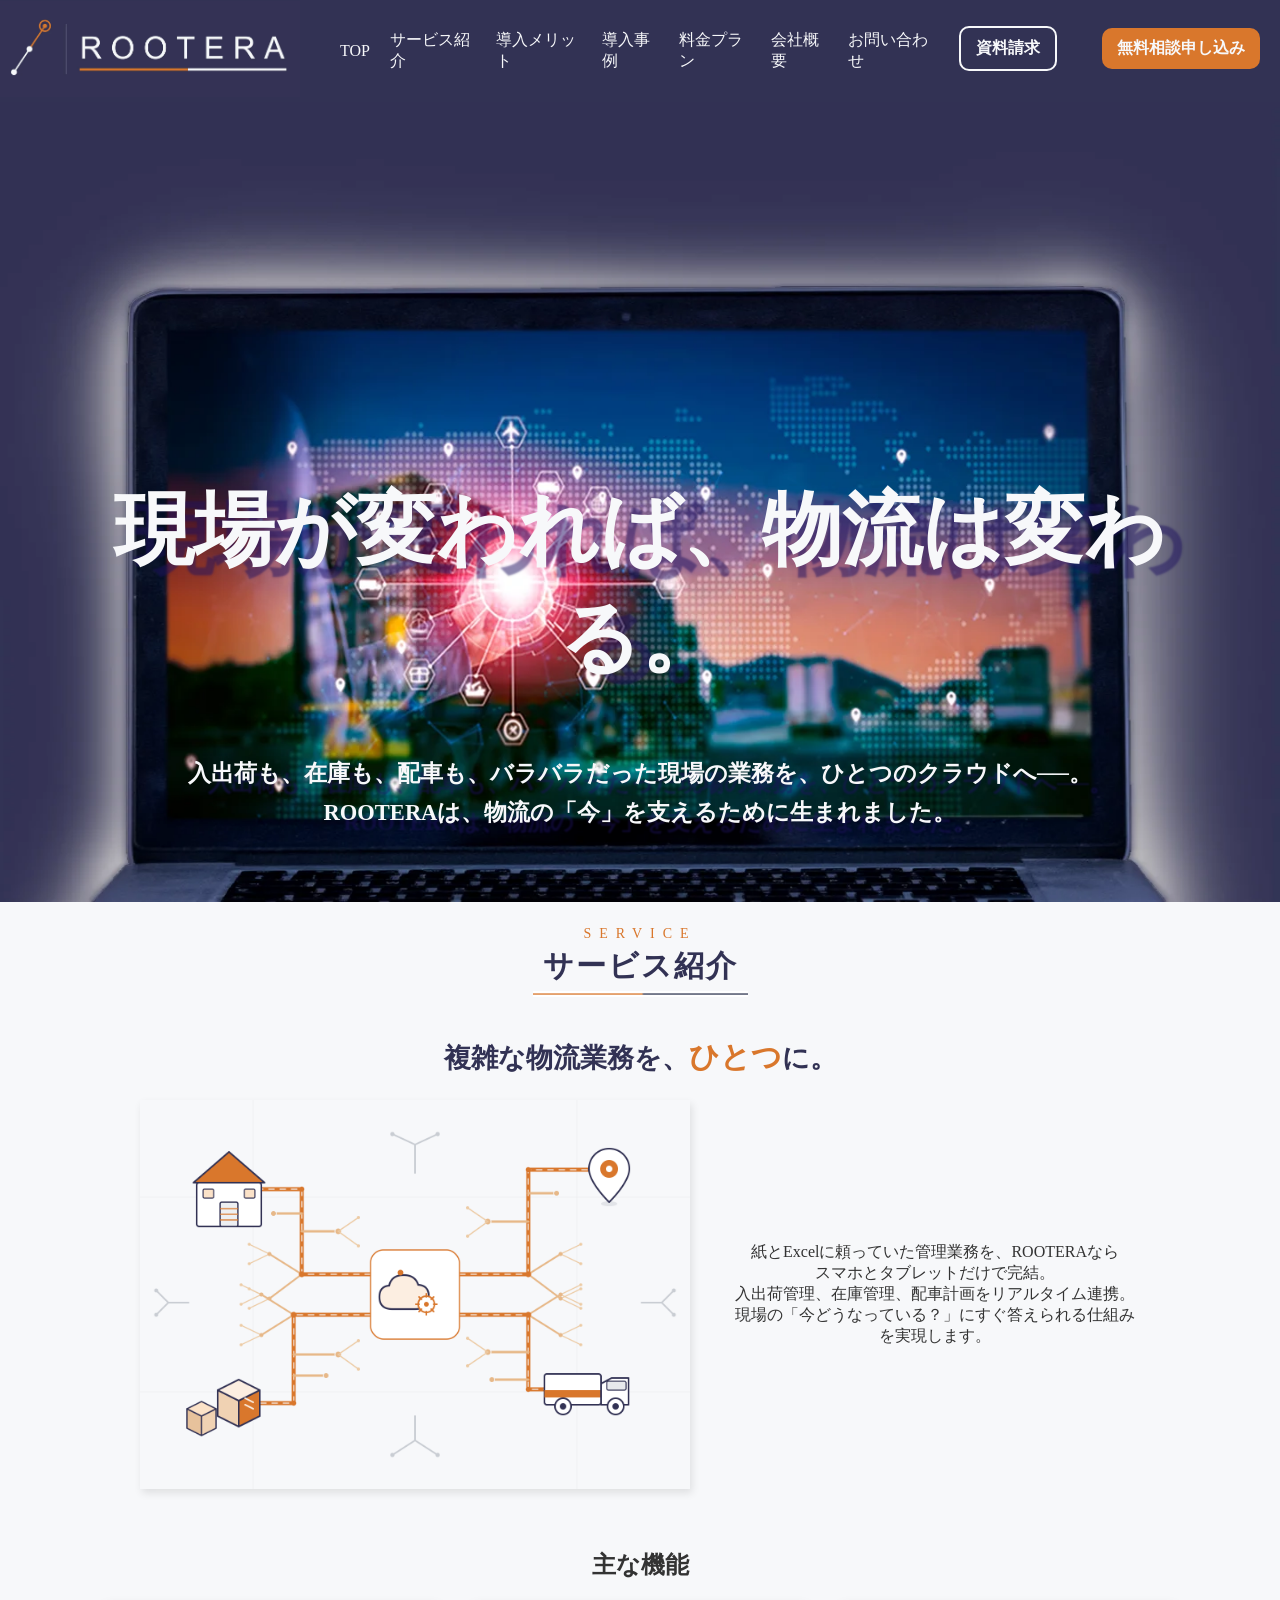
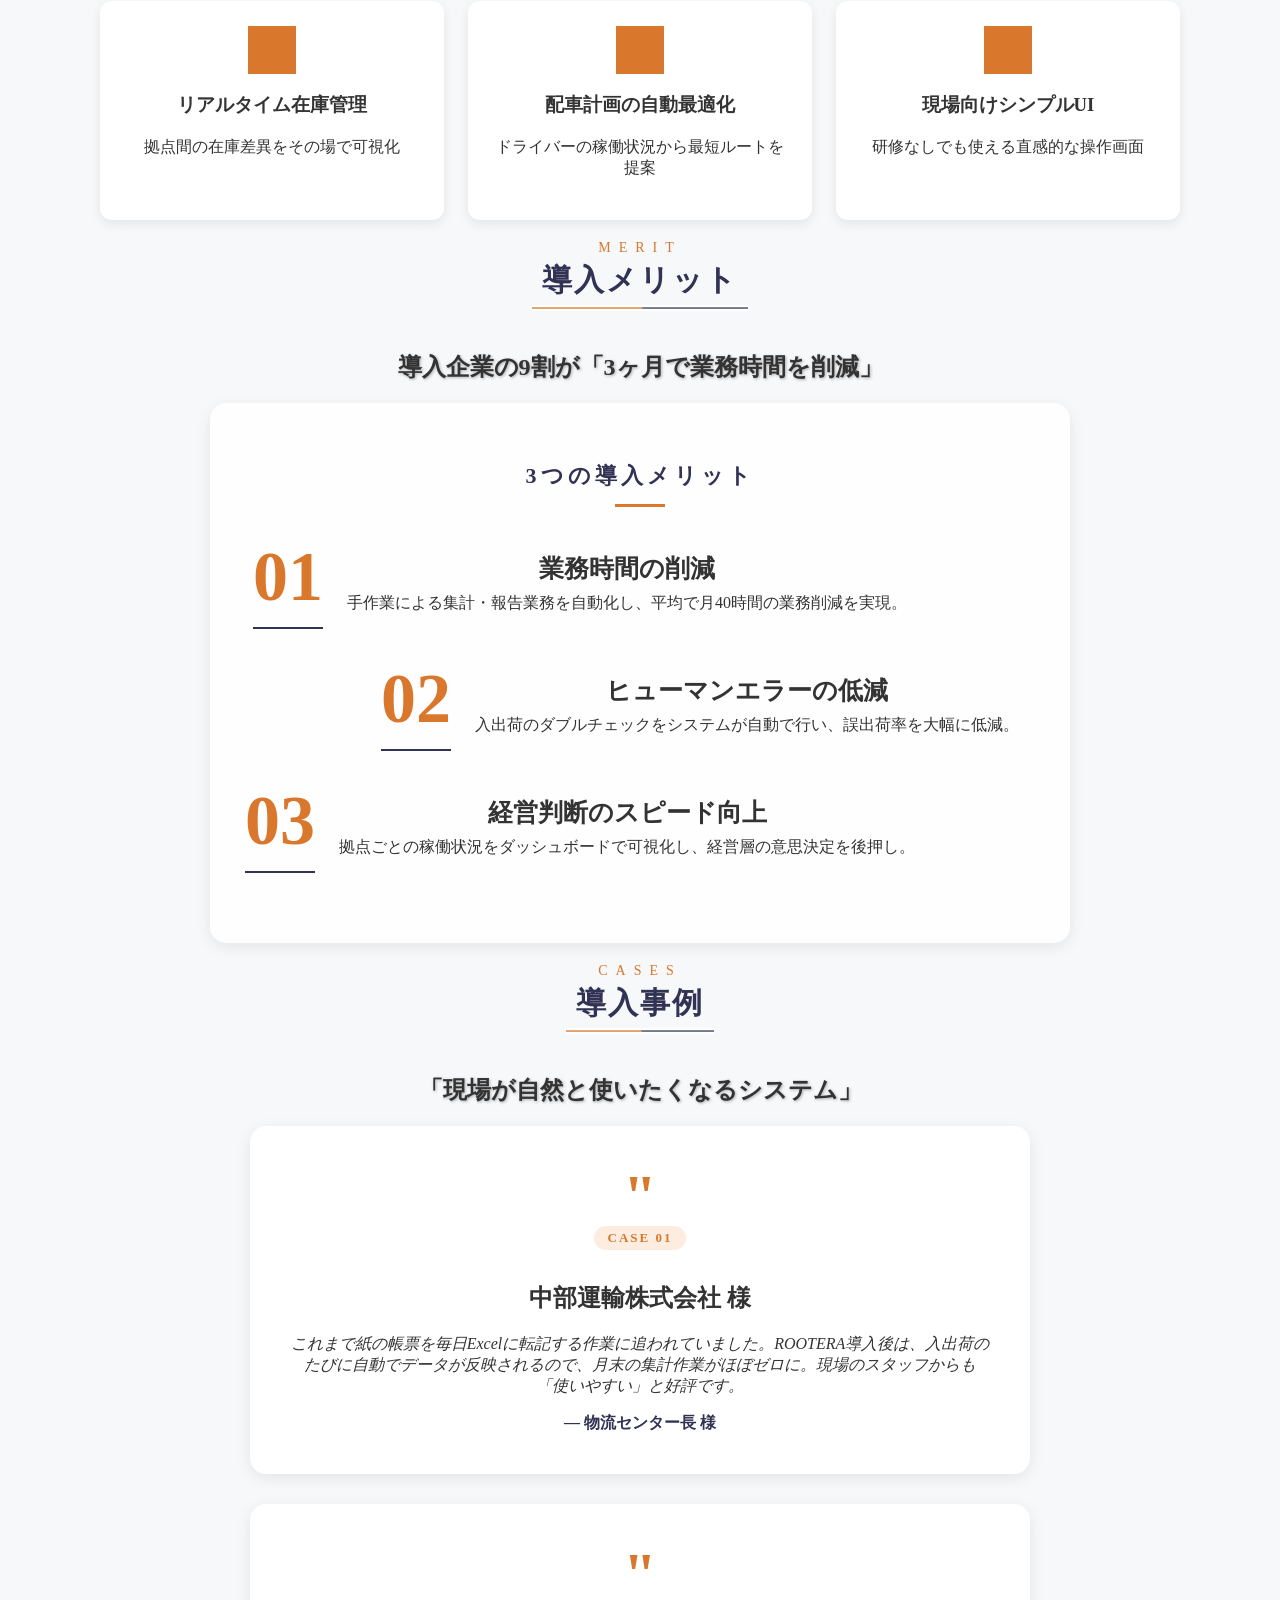
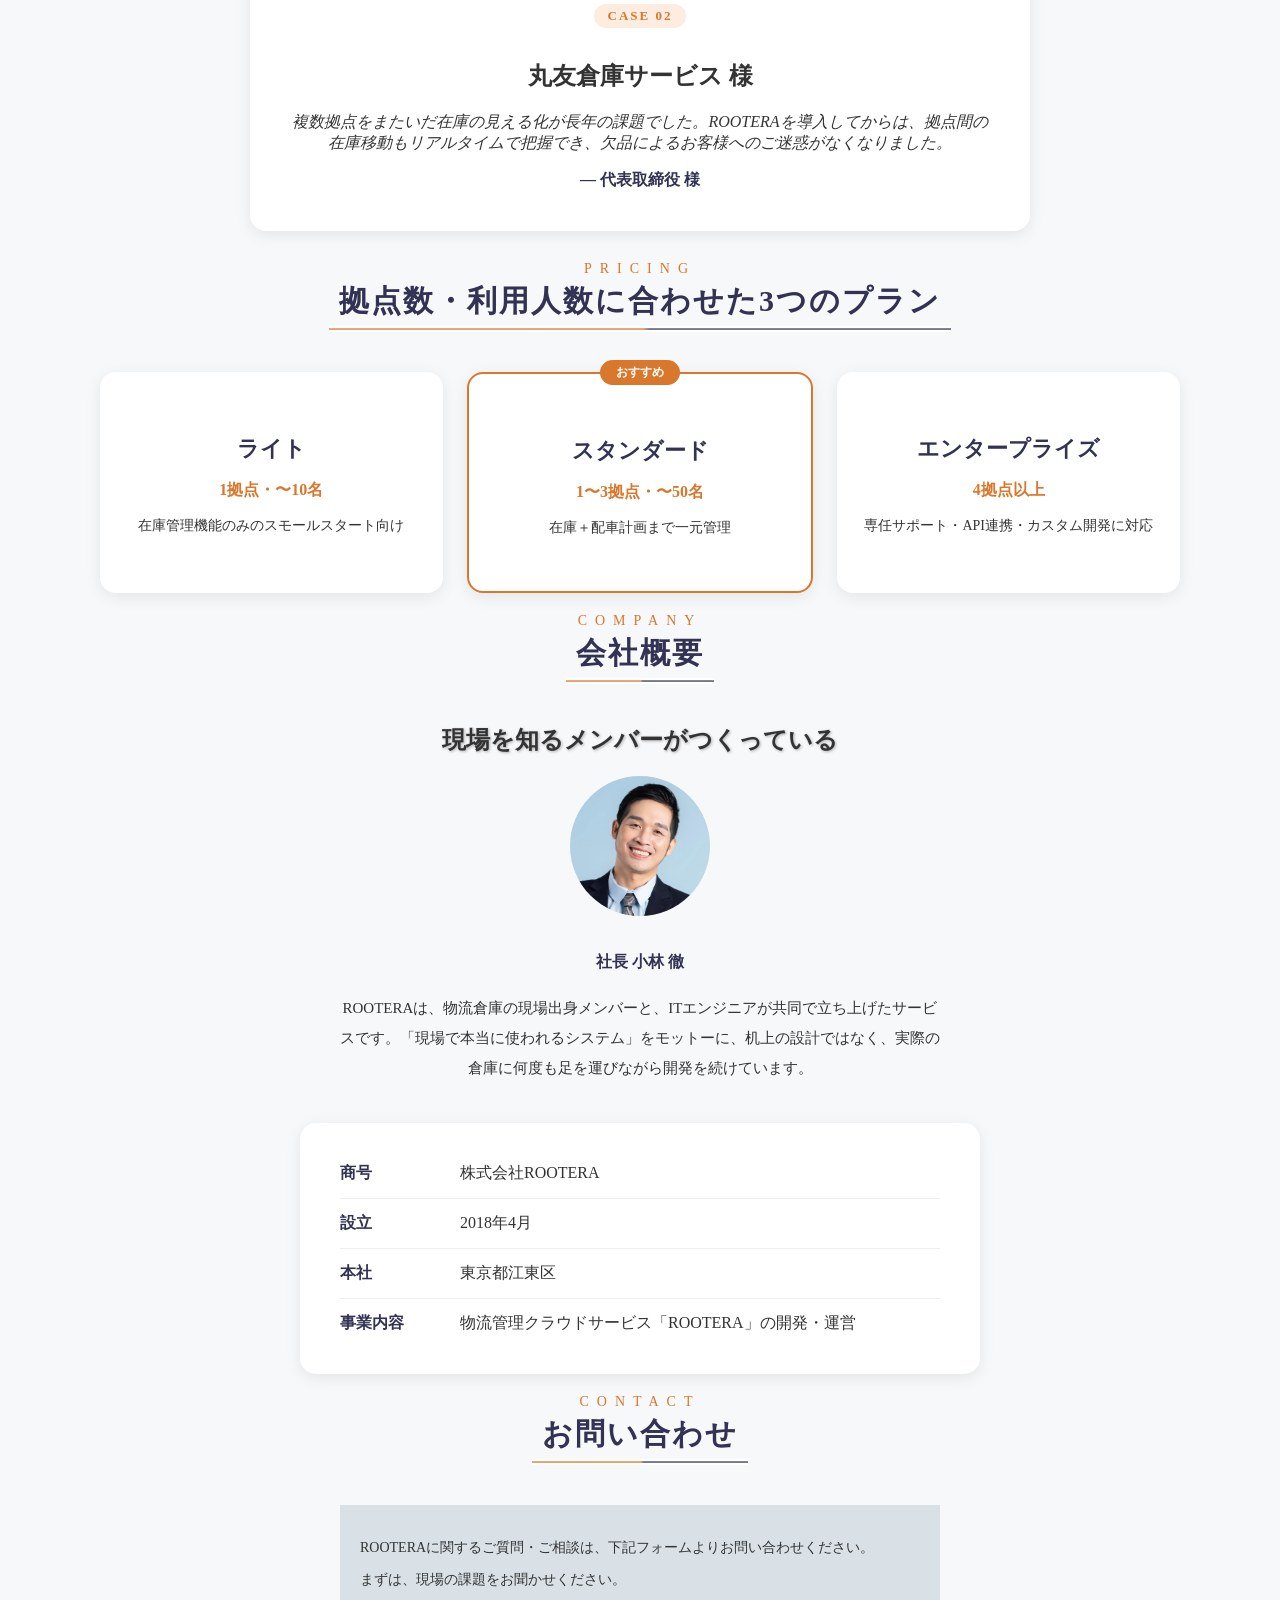
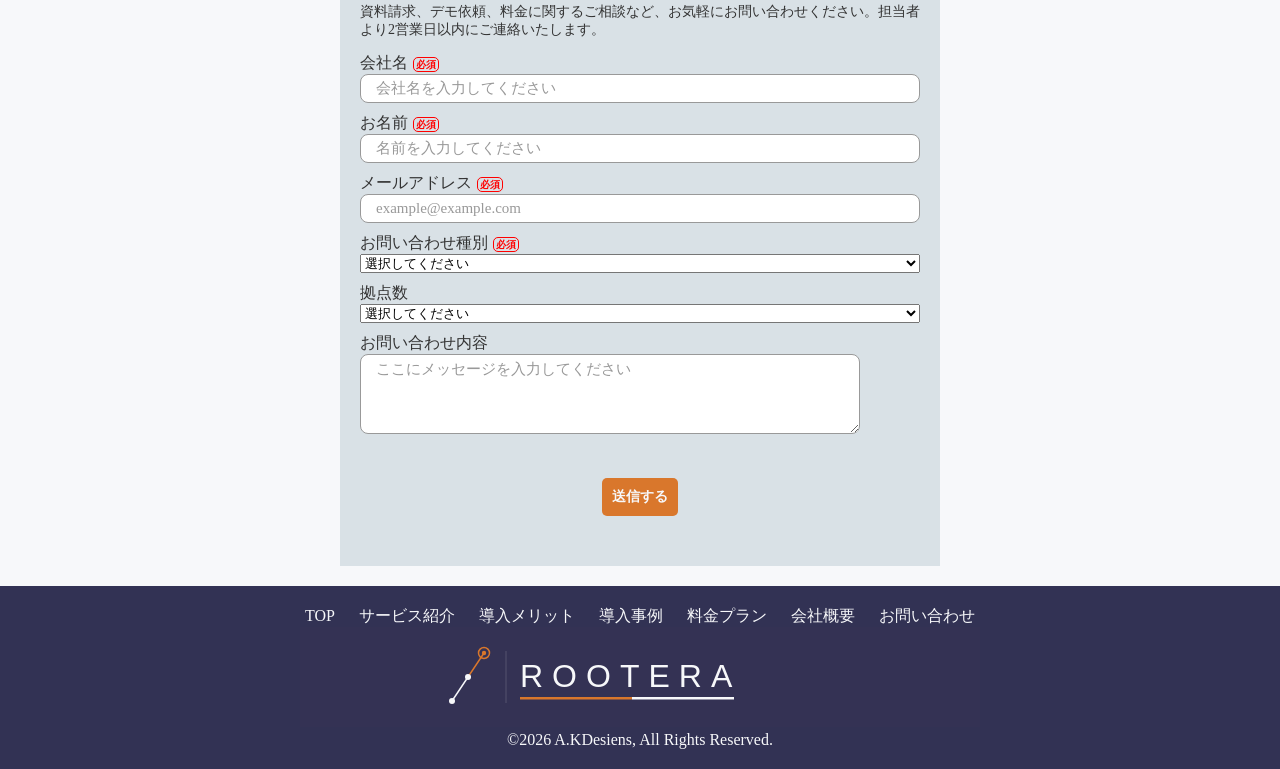
<file: index.html>
<!doctype html>
<html lang="ja">
  <head>
    <meta charset="UTF-8" />
    <meta name="description" content="これは架空サイトです" />
    <meta name="viewport" content="width=device-width, initial-scale=1.0" />
    <title>株式会社ROOTERA</title>
    <link rel="stylesheet" href="css/style.css" />
    <link rel="preconnect" href="https://fonts.googleapis.com" />
    <link rel="preconnect" href="https://fonts.gstatic.com" crossorigin />
    <link
      href="https://fonts.googleapis.com/css2?family=Noto+Sans+JP:wght@400;500;700&display=swap"
      rel="stylesheet"
    />
  </head>

  <body>
    <nav class="header">
      <div class="header-logo">
        <a href="index.html"><img src="img/logo.webp" alt="ROOTERAロゴ" /></a>
      </div>
      <button class="hamburger" id="hamburger" aria-label="メニューを開く">
        <span></span>
        <span></span>
        <span></span>
      </button>
      <ul class="header-nav" id="header-nav">
        <li><a href="index.html">TOP</a></li>
        <li><a href="#service">サービス紹介</a></li>
        <li><a href="#merit">導入メリット</a></li>
        <li><a href="#cases">導入事例</a></li>
        <li><a href="#plan">料金プラン</a></li>
        <li><a href="#overview">会社概要</a></li>
        <li><a href="#contact">お問い合わせ</a></li>
        <li class="nav-cta">
          <a href="index.html?type=document#contact" class="cta-button1"
            >資料請求</a
          >
        </li>
        <li>
          <a href="index.html?type=consult#contact" class="cta-button2"
            >無料相談申し込み</a
          >
        </li>
      </ul>
    </nav>
    <main>
      <!--TOP-->
      <div class="main">
        <img
          class="main-visual"
          src="img/top/main-v.webp"
          alt="メインビジュアル"
        />
        <div class="main-copy"><h1>現場が変われば、物流は変わる。</h1></div>
        <div class="sub-copy">
          <h2>
            入出荷も、在庫も、配車も、バラバラだった現場の業務を、ひとつのクラウドへ──。
          </h2>
          <h2>ROOTERAは、物流の「今」を支えるために生まれました。</h2>
        </div>
      </div>
      <!--サービス紹介-->
      <span class="index-en" id="service">SERVICE</span>
      <div class="index">サービス紹介</div>
      <div class="service">
        <h2 class="service-title">
          複雑な物流業務を、<span class="orenge">ひとつ</span>に。
        </h2>
        <div class="service-intro">
          <img
            class="service-img"
            src="img/service/service.png"
            alt="サービス紹介イメージ"
          />
          <p class="service-text">
            紙とExcelに頼っていた管理業務を、ROOTERAなら<br />スマホとタブレットだけで完結。<br />
            入出荷管理、在庫管理、配車計画をリアルタイム連携。現場の「今どうなっている？」にすぐ答えられる仕組みを実現します。
          </p>
        </div>
        <div class="service-function">
          <h2>主な機能</h2>
          <div class="function-list">
            <div class="function-item">
              <div class="function-icon"></div>
              <h3>リアルタイム在庫管理</h3>
              <p>拠点間の在庫差異をその場で可視化</p>
            </div>
            <div class="function-item">
              <div class="function-icon"></div>
              <h3>配車計画の自動最適化</h3>
              <p>ドライバーの稼働状況から最短ルートを提案</p>
            </div>
            <div class="function-item">
              <div class="function-icon"></div>
              <h3>現場向けシンプルUI</h3>
              <p>研修なしでも使える直感的な操作画面</p>
            </div>
          </div>
        </div>
      </div>
      <!--導入メリット-->
      <span class="index-en" id="merit">MERIT</span>
      <div class="index">導入メリット</div>
      <h2 class="main-index">導入企業の9割が「3ヶ月で業務時間を削減」</h2>
      <div class="merit">
        <h2>3つの導入メリット</h2>
        <ul>
          <li>
            <span class="merit-num">01</span>
            <div class="merit-text">
              <h3>業務時間の削減</h3>
              <p>
                手作業による集計・報告業務を自動化し、平均で月40時間の業務削減を実現。
              </p>
            </div>
          </li>

          <li>
            <span class="merit-num">02</span>
            <div class="merit-text">
              <h3>ヒューマンエラーの低減</h3>
              <p>
                入出荷のダブルチェックをシステムが自動で行い、誤出荷率を大幅に低減。
              </p>
            </div>
          </li>

          <li>
            <span class="merit-num">03</span>
            <div class="merit-text">
              <h3>経営判断のスピード向上</h3>
              <p>
                拠点ごとの稼働状況をダッシュボードで可視化し、経営層の意思決定を後押し。
              </p>
            </div>
          </li>
        </ul>
      </div>

      <!--導入事例-->
      <span class="index-en" id="cases">CASES</span>
      <div class="index">導入事例</div>
      <h2 class="main-index">「現場が自然と使いたくなるシステム」</h2>
      <div class="case1">
        <span class="quote-mark">"</span>
        <span class="case-label">CASE 01</span>
        <h2>中部運輸株式会社 様</h2>
        <p>
          これまで紙の帳票を毎日Excelに転記する作業に追われていました。ROOTERA導入後は、入出荷のたびに自動でデータが反映されるので、月末の集計作業がほぼゼロに。現場のスタッフからも「使いやすい」と好評です。
        </p>
        <div class="case-name">— 物流センター長 様</div>
      </div>
      <div class="case2">
        <span class="quote-mark">"</span>
        <span class="case-label">CASE 02</span>
        <h2>丸友倉庫サービス 様</h2>
        <p>
          複数拠点をまたいだ在庫の見える化が長年の課題でした。ROOTERAを導入してからは、拠点間の在庫移動もリアルタイムで把握でき、欠品によるお客様へのご迷惑がなくなりました。
        </p>
        <div class="case-name">— 代表取締役 様</div>
      </div>

      <!--料金プラン-->
      <span class="index-en" id="plan">PRICING</span>
      <div class="index">拠点数・利用人数に合わせた3つのプラン</div>
      <div class="pricing-wrap">
        <div class="pricing-list">
          <div class="pricing-card">
            <h3>ライト</h3>
            <p class="pricing-scale">1拠点・〜10名</p>
            <p class="pricing-desc">在庫管理機能のみのスモールスタート向け</p>
          </div>

          <div class="pricing-card recommended">
            <span class="recommended-badge">おすすめ</span>
            <h3>スタンダード</h3>
            <p class="pricing-scale">1〜3拠点・〜50名</p>
            <p class="pricing-desc">在庫＋配車計画まで一元管理</p>
          </div>

          <div class="pricing-card">
            <h3>エンタープライズ</h3>
            <p class="pricing-scale">4拠点以上</p>
            <p class="pricing-desc">
              専任サポート・API連携・カスタム開発に対応
            </p>
          </div>
        </div>
      </div>

      <!--会社概要-->
      <span class="index-en" id="overview">COMPANY</span>
      <div class="index">会社概要</div>
      <h2 class="main-index">現場を知るメンバーがつくっている</h2>
      <div class="president">
        <div class="president-photo">
          <img src="img/top/president.webp" alt="社長写真" />
          <p class="president-name">社長 小林 徹</p>
        </div>
        <p class="president-desc">
          ROOTERAは、物流倉庫の現場出身メンバーと、ITエンジニアが共同で立ち上げたサービスです。「現場で本当に使われるシステム」をモットーに、机上の設計ではなく、実際の倉庫に何度も足を運びながら開発を続けています。
        </p>
      </div>
      <div class="campany">
        <ul>
          <li>
            <span class="label">商号</span
            ><span class="value">株式会社ROOTERA</span>
          </li>
          <li>
            <span class="label">設立</span><span class="value">2018年4月</span>
          </li>
          <li>
            <span class="label">本社</span
            ><span class="value">東京都江東区</span>
          </li>
          <li>
            <span class="label">事業内容</span
            ><span class="value"
              >物流管理クラウドサービス「ROOTERA」の開発・運営</span
            >
          </li>
        </ul>
      </div>
      <!--お問い合わせ-->
      <span class="index-en" id="contact">CONTACT</span>
      <div class="index">お問い合わせ</div>
      <div class="contact">
        <p>
          ROOTERAに関するご質問・ご相談は、下記フォームよりお問い合わせください。
        </p>
        <p>まずは、現場の課題をお聞かせください。</p>
        <p>
          資料請求、デモ依頼、料金に関するご相談など、お気軽にお問い合わせください。担当者より2営業日以内にご連絡いたします。
        </p>

        <form action="submit_form.php" method="post">
          <div>
            <label for="company-name"
              >会社名<span class="required">必須</span></label
            >
            <input
              type="text"
              id="company-name"
              name="company-name"
              required
              placeholder="会社名を入力してください"
            />
          </div>
          <div>
            <label for="name">お名前<span class="required">必須</span></label>
            <input
              type="text"
              id="name"
              name="name"
              required
              placeholder="名前を入力してください"
            />
          </div>
          <div>
            <label for="useremail"
              >メールアドレス<span class="required">必須</span></label
            >
            <input
              type="email"
              id="useremail"
              name="useremail"
              required
              placeholder="example@example.com"
            />
            <span class="error-message"
              >正しいメールアドレスの形式で入力してください</span
            >
          </div>
          <div>
            <label for="inquiry_type"
              >お問い合わせ種別<span class="required">必須</span></label
            >
            <select name="inquiry_type" id="inquiry_type" required>
              <option value="">選択してください</option>
              <option value="document">資料請求</option>
              <option value="consult">無料相談</option>
              <option value="other">その他</option>
            </select>
          </div>
          <div>
            <label for="base">拠点数</label>
            <select name="base" id="base" required>
              <option value="">選択してください</option>
              <option value="light">1拠点・～10名</option>
              <option value="standard">1～3拠点・50名</option>
              <option value="enterprise">4拠点以上</option>
            </select>
          </div>
          <div>
            <label for="comments">お問い合わせ内容</label><br />
            <textarea
              id="comments"
              name="comments"
              rows="4"
              cols="40"
              placeholder="ここにメッセージを入力してください"
            ></textarea>
          </div>
          <div class="submit"><input type="submit" value="送信する" /></div>
        </form>
      </div>
    </main>
    <footer>
      <div class="footer-nav">
        <a href="index.html">TOP</a>
        <a href="#service">サービス紹介</a>
        <a href="#merit">導入メリット</a>
        <a href="#cases">導入事例</a>
        <a href="#plan">料金プラン</a>
        <a href="#overview">会社概要</a>
        <a href="#contact">お問い合わせ</a>
      </div>
      <div class="footer-logo">
        <a href="index.html"><img src="img/logo.svg" alt="ROOTERAロゴ" /></a>
      </div>
      <div class="copyright">&copy;2026 A.KDesiens, All Rights Reserved.</div>
    </footer>
    <script src="js/contact.js"></script>
    <script src="js/nav.js"></script>
  </body>
</html>
</file>
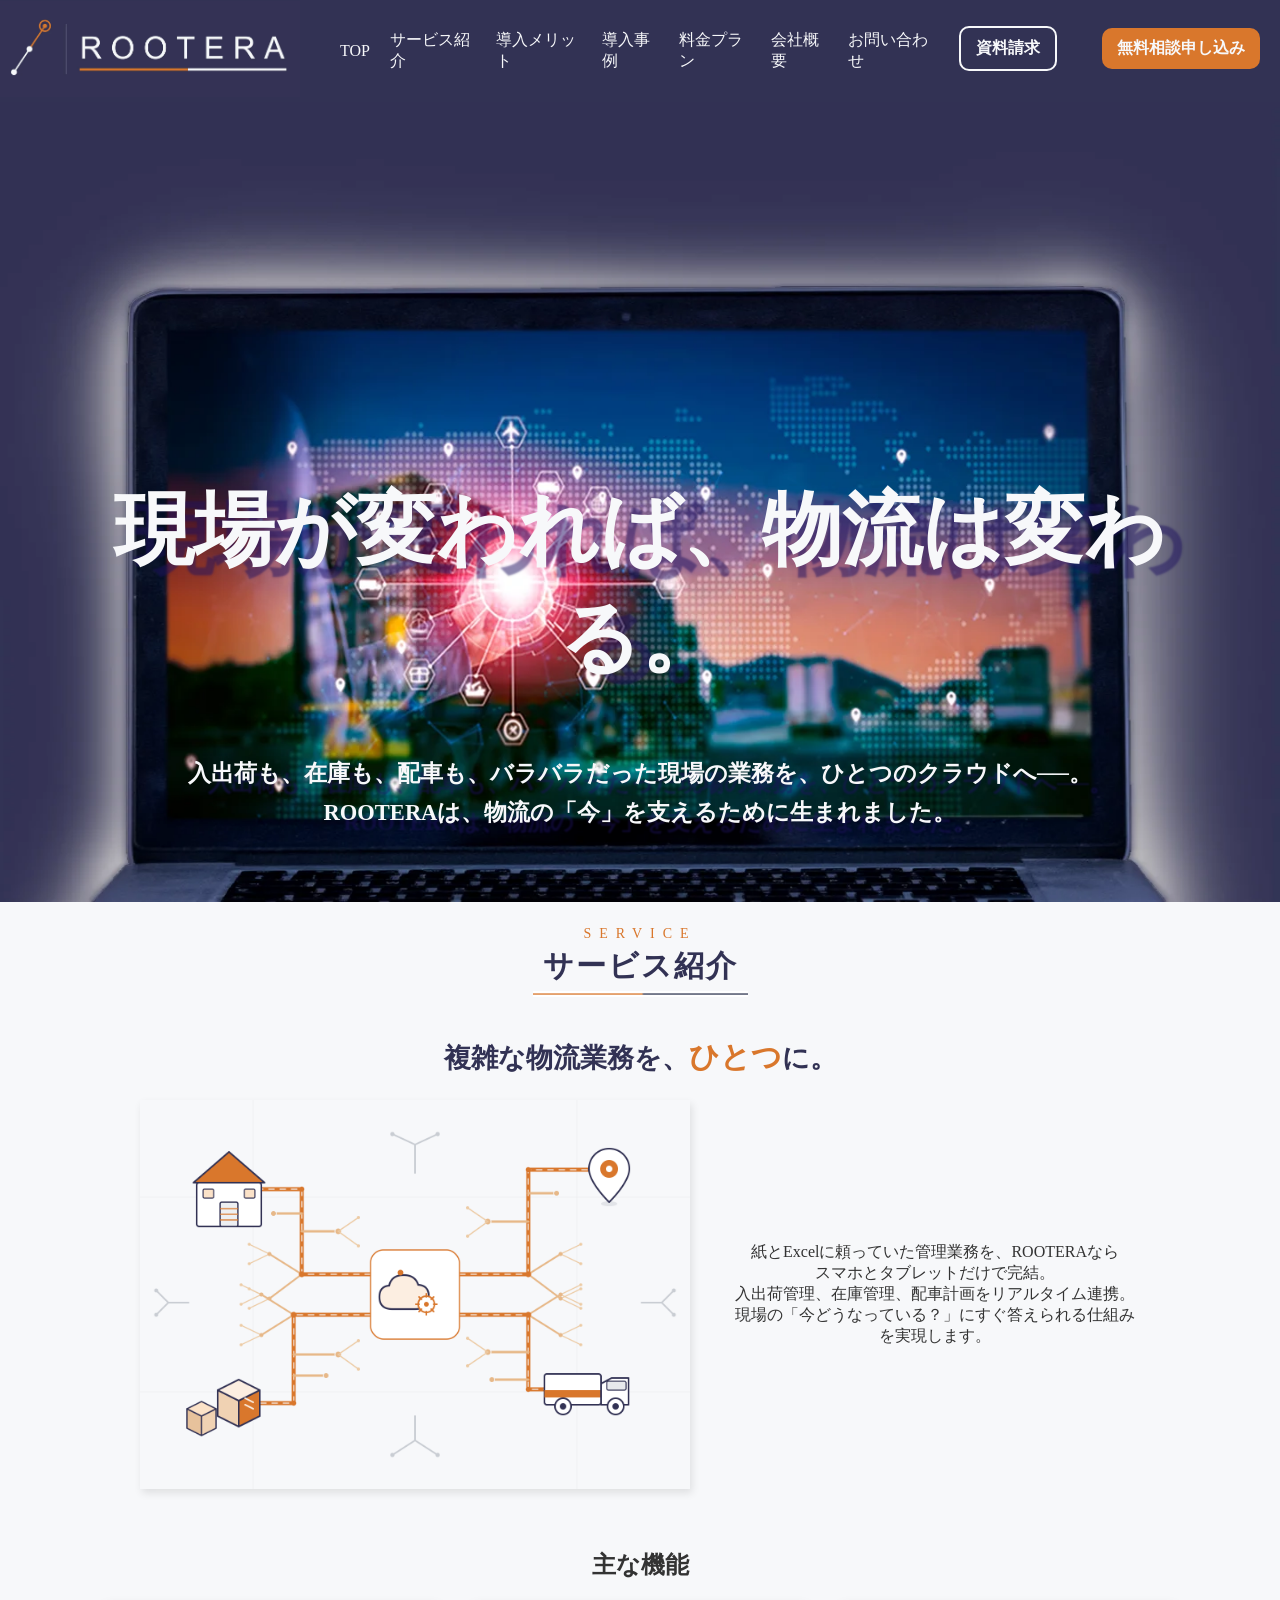
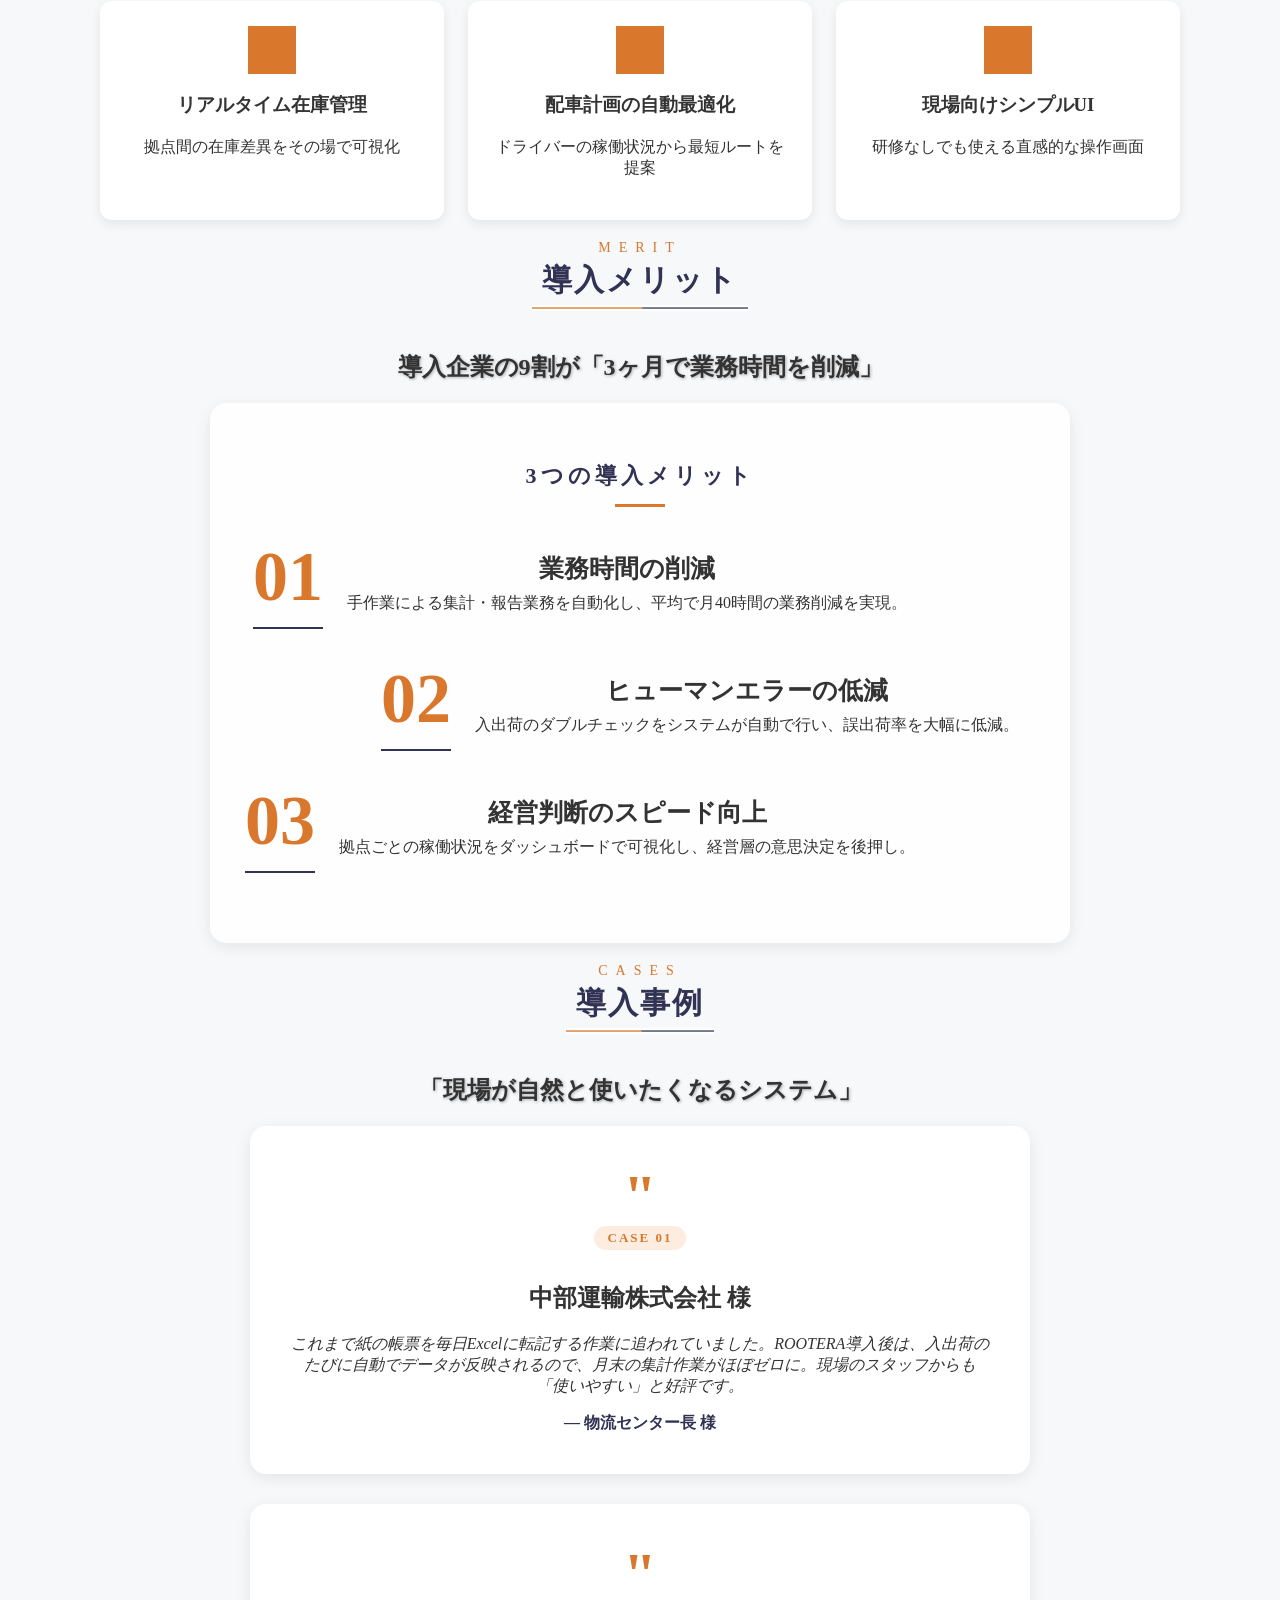
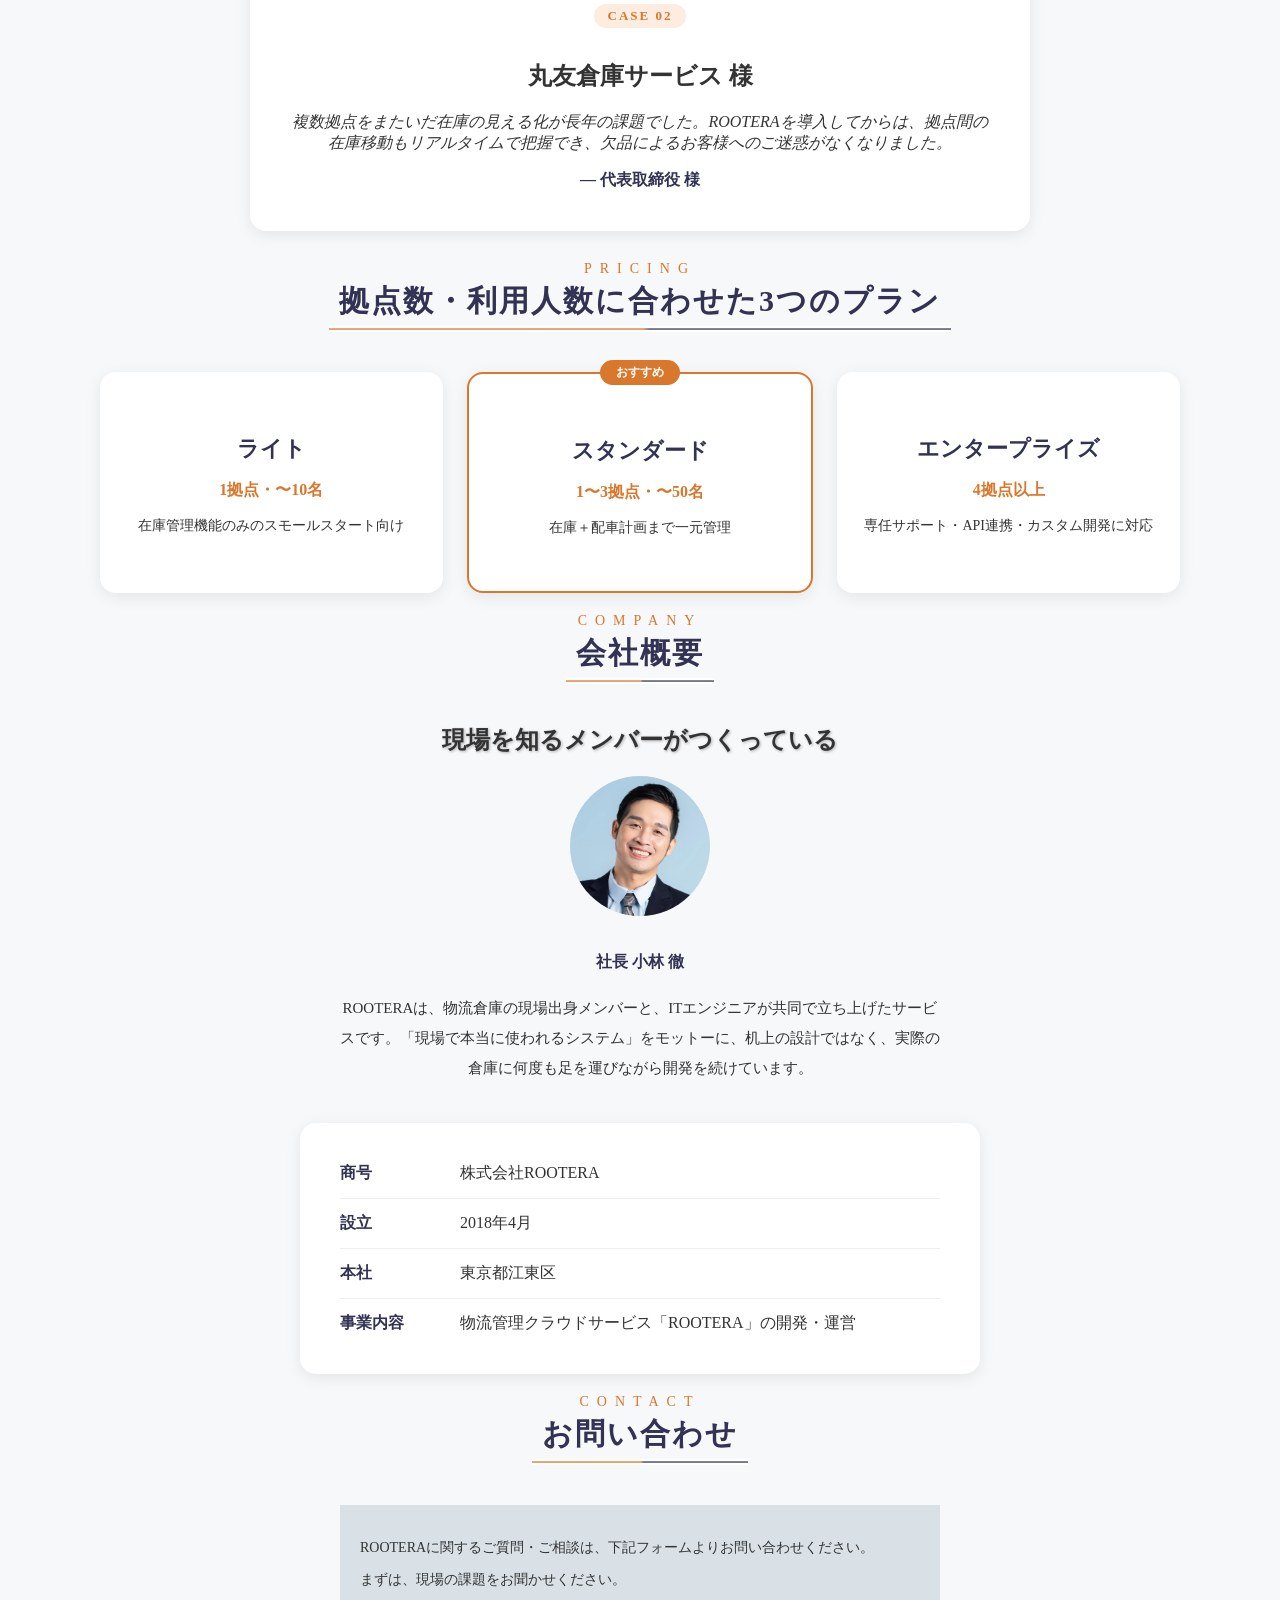
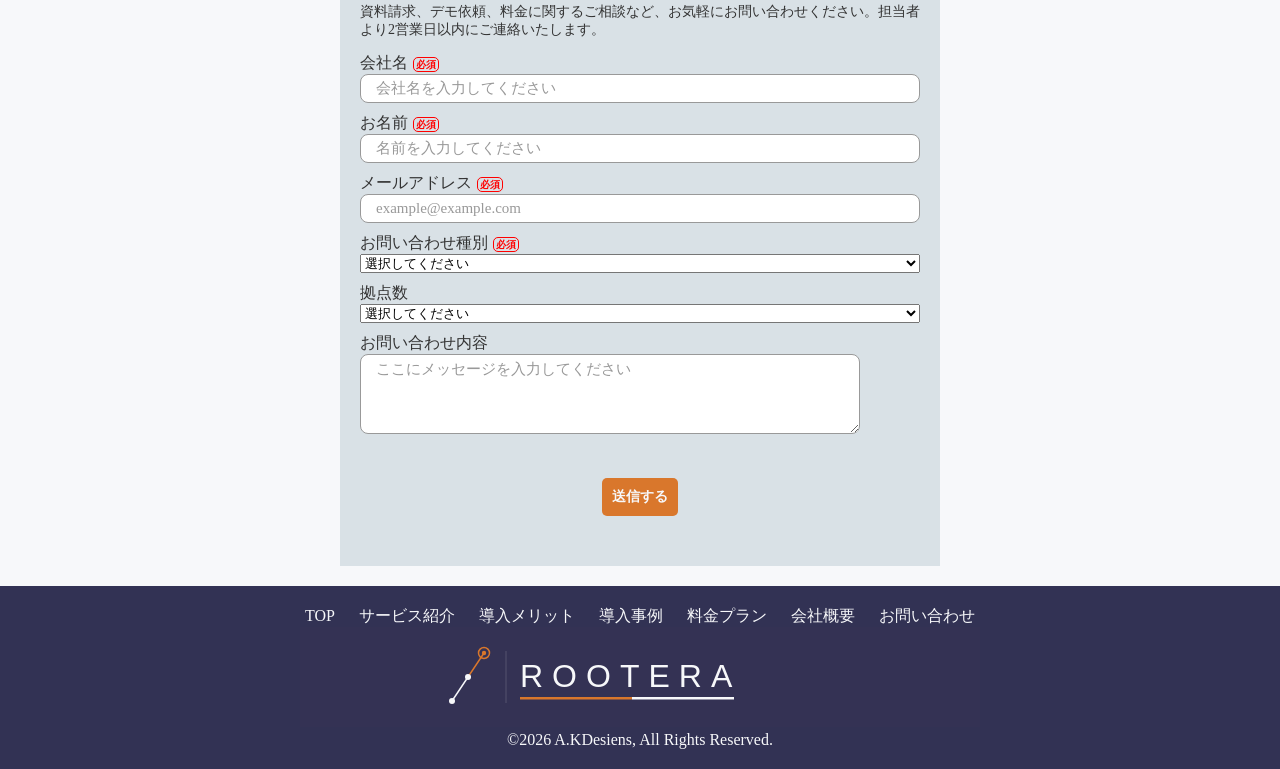
<file: top.html>
<!doctype html>
<html lang="ja">
  <head>
    <meta charset="UTF-8" />
    <meta name="description" content="これは架空サイトです" />
    <meta name="viewport" content="width=device-width, initial-scale=1.0" />
    <title>株式会社ROOTERA</title>
    <link rel="stylesheet" href="css/style.css" />
    <link rel="preconnect" href="https://fonts.googleapis.com" />
    <link rel="preconnect" href="https://fonts.gstatic.com" crossorigin />
    <link
      href="https://fonts.googleapis.com/css2?family=Noto+Sans+JP:wght@400;500;700&display=swap"
      rel="stylesheet"
    />
  </head>

  <body>
    <nav class="header">
      <div class="header-logo">
        <a href="top.html"><img src="img/logo.webp" alt="ROOTERAロゴ" /></a>
      </div>
      <button class="hamburger" id="hamburger" aria-label="メニューを開く">
        <span></span>
        <span></span>
        <span></span>
      </button>
      <ul class="header-nav" id="header-nav">
        <li><a href="top.html">TOP</a></li>
        <li><a href="#service">サービス紹介</a></li>
        <li><a href="#merit">導入メリット</a></li>
        <li><a href="#cases">導入事例</a></li>
        <li><a href="#plan">料金プラン</a></li>
        <li><a href="#overview">会社概要</a></li>
        <li><a href="#contact">お問い合わせ</a></li>
        <li class="nav-cta">
          <a href="top.html?type=document#contact" class="cta-button1"
            >資料請求</a
          >
        </li>
        <li>
          <a href="top.html?type=consult#contact" class="cta-button2"
            >無料相談申し込み</a
          >
        </li>
      </ul>
    </nav>
    <main>
      <!--TOP-->
      <div class="main">
        <img
          class="main-visual"
          src="img/top/main-v.webp"
          alt="メインビジュアル"
        />
        <div class="main-copy"><h1>現場が変われば、物流は変わる。</h1></div>
        <div class="sub-copy">
          <h2>
            入出荷も、在庫も、配車も、バラバラだった現場の業務を、ひとつのクラウドへ──。
          </h2>
          <h2>ROOTERAは、物流の「今」を支えるために生まれました。</h2>
        </div>
      </div>
      <!--サービス紹介-->
      <span class="index-en" id="service">SERVICE</span>
      <div class="index">サービス紹介</div>
      <div class="service">
        <h2 class="service-title">
          複雑な物流業務を、<span class="orenge">ひとつ</span>に。
        </h2>
        <div class="service-intro">
          <img
            class="service-img"
            src="img/service/service.png"
            alt="サービス紹介イメージ"
          />
          <p class="service-text">
            紙とExcelに頼っていた管理業務を、ROOTERAなら<br />スマホとタブレットだけで完結。<br />
            入出荷管理、在庫管理、配車計画をリアルタイム連携。現場の「今どうなっている？」にすぐ答えられる仕組みを実現します。
          </p>
        </div>
        <div class="service-function">
          <h2>主な機能</h2>
          <div class="function-list">
            <div class="function-item">
              <div class="function-icon"></div>
              <h3>リアルタイム在庫管理</h3>
              <p>拠点間の在庫差異をその場で可視化</p>
            </div>
            <div class="function-item">
              <div class="function-icon"></div>
              <h3>配車計画の自動最適化</h3>
              <p>ドライバーの稼働状況から最短ルートを提案</p>
            </div>
            <div class="function-item">
              <div class="function-icon"></div>
              <h3>現場向けシンプルUI</h3>
              <p>研修なしでも使える直感的な操作画面</p>
            </div>
          </div>
        </div>
      </div>
      <!--導入メリット-->
      <span class="index-en" id="merit">MERIT</span>
      <div class="index">導入メリット</div>
      <h2 class="main-index">導入企業の9割が「3ヶ月で業務時間を削減」</h2>
      <div class="merit">
        <h2>3つの導入メリット</h2>
        <ul>
          <li>
            <span class="merit-num">01</span>
            <div class="merit-text">
              <h3>業務時間の削減</h3>
              <p>
                手作業による集計・報告業務を自動化し、平均で月40時間の業務削減を実現。
              </p>
            </div>
          </li>

          <li>
            <span class="merit-num">02</span>
            <div class="merit-text">
              <h3>ヒューマンエラーの低減</h3>
              <p>
                入出荷のダブルチェックをシステムが自動で行い、誤出荷率を大幅に低減。
              </p>
            </div>
          </li>

          <li>
            <span class="merit-num">03</span>
            <div class="merit-text">
              <h3>経営判断のスピード向上</h3>
              <p>
                拠点ごとの稼働状況をダッシュボードで可視化し、経営層の意思決定を後押し。
              </p>
            </div>
          </li>
        </ul>
      </div>

      <!--導入事例-->
      <span class="index-en" id="cases">CASES</span>
      <div class="index">導入事例</div>
      <h2 class="main-index">「現場が自然と使いたくなるシステム」</h2>
      <div class="case1">
        <span class="quote-mark">"</span>
        <span class="case-label">CASE 01</span>
        <h2>中部運輸株式会社 様</h2>
        <p>
          これまで紙の帳票を毎日Excelに転記する作業に追われていました。ROOTERA導入後は、入出荷のたびに自動でデータが反映されるので、月末の集計作業がほぼゼロに。現場のスタッフからも「使いやすい」と好評です。
        </p>
        <div class="case-name">— 物流センター長 様</div>
      </div>
      <div class="case2">
        <span class="quote-mark">"</span>
        <span class="case-label">CASE 02</span>
        <h2>丸友倉庫サービス 様</h2>
        <p>
          複数拠点をまたいだ在庫の見える化が長年の課題でした。ROOTERAを導入してからは、拠点間の在庫移動もリアルタイムで把握でき、欠品によるお客様へのご迷惑がなくなりました。
        </p>
        <div class="case-name">— 代表取締役 様</div>
      </div>

      <!--料金プラン-->
      <span class="index-en" id="plan">PRICING</span>
      <div class="index">拠点数・利用人数に合わせた3つのプラン</div>
      <div class="pricing-wrap">
        <div class="pricing-list">
          <div class="pricing-card">
            <h3>ライト</h3>
            <p class="pricing-scale">1拠点・〜10名</p>
            <p class="pricing-desc">在庫管理機能のみのスモールスタート向け</p>
          </div>

          <div class="pricing-card recommended">
            <span class="recommended-badge">おすすめ</span>
            <h3>スタンダード</h3>
            <p class="pricing-scale">1〜3拠点・〜50名</p>
            <p class="pricing-desc">在庫＋配車計画まで一元管理</p>
          </div>

          <div class="pricing-card">
            <h3>エンタープライズ</h3>
            <p class="pricing-scale">4拠点以上</p>
            <p class="pricing-desc">
              専任サポート・API連携・カスタム開発に対応
            </p>
          </div>
        </div>
      </div>

      <!--会社概要-->
      <span class="index-en" id="overview">COMPANY</span>
      <div class="index">会社概要</div>
      <h2 class="main-index">現場を知るメンバーがつくっている</h2>
      <div class="president">
        <div class="president-photo">
          <img src="img/top/president.webp" alt="社長写真" />
          <p class="president-name">社長 小林 徹</p>
        </div>
        <p class="president-desc">
          ROOTERAは、物流倉庫の現場出身メンバーと、ITエンジニアが共同で立ち上げたサービスです。「現場で本当に使われるシステム」をモットーに、机上の設計ではなく、実際の倉庫に何度も足を運びながら開発を続けています。
        </p>
      </div>
      <div class="campany">
        <ul>
          <li>
            <span class="label">商号</span
            ><span class="value">株式会社ROOTERA</span>
          </li>
          <li>
            <span class="label">設立</span><span class="value">2018年4月</span>
          </li>
          <li>
            <span class="label">本社</span
            ><span class="value">東京都江東区</span>
          </li>
          <li>
            <span class="label">事業内容</span
            ><span class="value"
              >物流管理クラウドサービス「ROOTERA」の開発・運営</span
            >
          </li>
        </ul>
      </div>
      <!--お問い合わせ-->
      <span class="index-en" id="contact">CONTACT</span>
      <div class="index">お問い合わせ</div>
      <div class="contact">
        <p>
          ROOTERAに関するご質問・ご相談は、下記フォームよりお問い合わせください。
        </p>
        <p>まずは、現場の課題をお聞かせください。</p>
        <p>
          資料請求、デモ依頼、料金に関するご相談など、お気軽にお問い合わせください。担当者より2営業日以内にご連絡いたします。
        </p>

        <form action="submit_form.php" method="post">
          <div>
            <label for="company-name"
              >会社名<span class="required">必須</span></label
            >
            <input
              type="text"
              id="company-name"
              name="company-name"
              required
              placeholder="会社名を入力してください"
            />
          </div>
          <div>
            <label for="name">お名前<span class="required">必須</span></label>
            <input
              type="text"
              id="name"
              name="name"
              required
              placeholder="名前を入力してください"
            />
          </div>
          <div>
            <label for="useremail"
              >メールアドレス<span class="required">必須</span></label
            >
            <input
              type="email"
              id="useremail"
              name="useremail"
              required
              placeholder="example@example.com"
            />
            <span class="error-message"
              >正しいメールアドレスの形式で入力してください</span
            >
          </div>
          <div>
            <label for="inquiry_type"
              >お問い合わせ種別<span class="required">必須</span></label
            >
            <select name="inquiry_type" id="inquiry_type" required>
              <option value="">選択してください</option>
              <option value="document">資料請求</option>
              <option value="consult">無料相談</option>
              <option value="other">その他</option>
            </select>
          </div>
          <div>
            <label for="base">拠点数</label>
            <select name="base" id="base" required>
              <option value="">選択してください</option>
              <option value="light">1拠点・～10名</option>
              <option value="standard">1～3拠点・50名</option>
              <option value="enterprise">4拠点以上</option>
            </select>
          </div>
          <div>
            <label for="comments">お問い合わせ内容</label><br />
            <textarea
              id="comments"
              name="comments"
              rows="4"
              cols="40"
              placeholder="ここにメッセージを入力してください"
            ></textarea>
          </div>
          <div class="submit"><input type="submit" value="送信する" /></div>
        </form>
      </div>
    </main>
    <footer>
      <div class="footer-nav">
        <a href="top.html">TOP</a>
        <a href="#service">サービス紹介</a>
        <a href="#merit">導入メリット</a>
        <a href="#cases">導入事例</a>
        <a href="#plan">料金プラン</a>
        <a href="#overview">会社概要</a>
        <a href="#contact">お問い合わせ</a>
      </div>
      <div class="footer-logo">
        <a href="top.html"><img src="img/logo.svg" alt="ROOTERAロゴ" /></a>
      </div>
      <div class="copyright">&copy;2026 A.KDesiens, All Rights Reserved.</div>
    </footer>
    <script src="js/contact.js"></script>
    <script src="js/nav.js"></script>
  </body>
</html>
</file>
<file: css/style.css>
body {
  margin: 0;
  color: #333333;
  background-color: #f7f8fa;
}

/*header*/
.header {
  background-color: #323254;
  display: flex;
  align-items: center;
}
.header-logo img {
  width: 300px;
  height: auto;
}
.header-nav {
  display: flex;
  list-style: none;
  gap: 20px;
  align-items: center;
}

.header-nav a {
  color: #f7f8fa;
  text-decoration: none;
}

.header-nav a:visited {
  color: #f7f8fa;
}

/* CTAボタン */
.cta-button1,
.cta-button2 {
  display: inline-block;
  padding: 10px 15px;
  margin: 10px 20px 15px 5px;
  border-radius: 10px;
  font-weight: bold;
  text-decoration: none;
  white-space: nowrap;
  transition: 0.2s;
}

/* CTAボタン資料請求 */

.nav-cta {
  margin-left: auto;
}

.cta-button1 {
  color: #f7f8fa;
  border: 2px solid #f7f8fa;
  background-color: transparent;
}
.cta-button1:hover {
  color: #323254;
  background-color: #f7f8fa;
  border-color: #323254;
}

/* CTAボタン無料相談 */
.cta-button2 {
  color: #f7f8fa;
  background-color: #d9772c;
}
.cta-button2:hover {
  background-color: #c85f22;
}

.header-nav a:not(.cta-button1):not(.cta-button2):hover {
  text-decoration: underline;
}
/* メインビジュアル */

.main {
  position: relative;
}

.main-visual {
  margin: 0;
  width: 100%;
  height: auto;
}

.main-copy,
.sub-copy {
  position: absolute;
  left: 50%;
  transform: translateX(-50%);
  width: 90%;
  text-align: center;
  color: #f7f8fa;
  z-index: 1;
  text-shadow: 20px 10px 2px rgba(29, 17, 95, 0.5);
}

.main-copy {
  top: 40%;
  font-size: 40px;
}

.sub-copy {
  top: 80%;
  font-size: 15px;
  line-height: 20px;
}

.main::before {
  content: "";
  position: absolute;
  inset: 0;
}

/*indexの装飾*/

.index {
  width: fit-content;
  margin: 0 auto 40px;
  padding: 4px 10px 20px;
  font-size: 30px;
  font-weight: bold;
  text-align: center;
  letter-spacing: 2px;
  color: #323254;
  background-image: url("../img/line.png");
  background-repeat: no-repeat;
  background-position: left bottom;
  background-size: 100% 6px;
  padding-bottom: 10px;
}

.index-en {
  display: block;
  font-size: 14px;
  font-weight: normal;
  text-align: center;
  letter-spacing: 8px;
  color: #d9772c;
  margin-top: 20px;
}

/*サービス紹介*/
.service {
  text-align: center;
}
.service-title {
  font-size: 27px;
  color: #323254;
}
.orenge {
  color: #d9772c;
  font-weight: bold;
  font-size: 30px;
}

.service-img {
  width: 70%;
  margin: 0 auto;
  height: auto;
  box-shadow: 2px 4px 8px rgba(0, 0, 0, 0.1);
}

/*導入メリット*/
.merit {
  text-align: center;
  max-width: 800px;
  margin: 0 auto;
  padding: 40px 30px;
  background-color: #fffefe;
  border-radius: 16px;
  box-shadow: 0 4px 16px rgba(0, 0, 0, 0.08);
}

.main-index {
  text-align: center;
  text-shadow: 1px 1px 3px rgba(0, 0, 0, 0.3);
}
.merit ul {
  list-style: none;
  padding-left: 0;
}
.merit li {
  display: flex;
  justify-content: center;
  align-items: center;
  gap: 24px;
  margin-bottom: 30px;
}
.merit-num {
  flex-shrink: 0;
  padding-bottom: 10px;
  font-size: 70px;
  font-weight: bold;
  color: #d9772c;
  text-align: center;
  border-bottom: 2px solid #323254;
}
.merit h2 {
  font-size: 22px;
  letter-spacing: 4px;
  color: #323254;
  margin-bottom: 30px;
  position: relative;
  padding-bottom: 16px;
}

.merit h2::after {
  content: "";
  position: absolute;
  bottom: 0;
  left: 50%;
  transform: translateX(-50%);
  width: 50px;
  height: 3px;
  background-color: #d9772c;
}

.merit-text {
  text-align: center;
}

.merit-text h3 {
  margin: 0 0 8px;
  font-size: 25px;
}

.merit-text p {
  margin: 0;
}

.merit li:nth-child(1),
.merit li:nth-child(3) {
  transform: translateX(-60px); /* 左に少しずらす */
}

.merit li:nth-child(2) {
  transform: translateX(60px); /* 右に少しずらす */
}
/* 導入事例*/
.case1,
.case2 {
  background-color: #fff;
  border-radius: 16px;
  box-shadow: 0 4px 16px rgba(0, 0, 0, 0.08);
  padding: 40px;
  max-width: 700px;
  margin: 0 auto 30px;
  text-align: center;
  position: relative;
}

.quote-mark {
  font-size: 60px;
  font-weight: bold;
  color: #d9772c;
  line-height: 1;
  display: block;
}
.case-label {
  display: inline-block;
  background-color: #fdece0;
  color: #d9772c;
  font-size: 13px;
  font-weight: bold;
  letter-spacing: 2px;
  padding: 4px 14px;
  border-radius: 20px;
  margin-bottom: 12px;
}
.case1 p,
.case2 p {
  font-style: italic;
  color: #333;
}

.case-name {
  margin-top: 16px;
  font-weight: bold;
  color: #323254;
}

/*プラン*/
.pricing-list {
  display: flex;
  justify-content: center;
  gap: 24px;
  flex-wrap: wrap;
  max-width: 1080px;
  margin: 0 auto;
}

.pricing-card {
  background-color: #fff;
  border-radius: 16px;
  box-shadow: 0 4px 16px rgba(0, 0, 0, 0.08);
  padding: 40px 24px;
  text-align: center;
  flex: 1;
  min-width: 240px;
}

.pricing-card h3 {
  color: #323254;
  font-size: 22px;
  margin-bottom: 8px;
}

.pricing-scale {
  color: #d9772c;
  font-weight: bold;
  margin-bottom: 16px;
}

.pricing-desc {
  color: #333;
  font-size: 14px;
}

.pricing-card.recommended {
  border: 2px solid #d9772c;
  position: relative;
}

.recommended-badge {
  position: absolute;
  top: -14px;
  left: 50%;
  transform: translateX(-50%);
  background-color: #d9772c;
  color: #fff;
  font-size: 12px;
  font-weight: bold;
  padding: 4px 16px;
  border-radius: 20px;
}
/*会社概要*/
.president {
  max-width: 600px;
  margin: 0 auto;
  text-align: center;
}

.president-photo {
  flex-shrink: 0;
  text-align: center;
}

.president img {
  width: 140px;
  height: 140px;
  border-radius: 50%;
  object-fit: cover;
  margin-bottom: 16px;
}
.president-name {
  font-weight: bold;
  color: #323254;
  margin-bottom: 20px;
}
.president-desc {
  line-height: 2;
  font-size: 15px;
  color: #333;
}

/*会社概要*/

.campany {
  max-width: 600px;
  margin: 40px auto 0;
  background-color: #fff;
  border-radius: 16px;
  box-shadow: 0 4px 16px rgba(0, 0, 0, 0.08);
  padding: 10px 40px;
}

.campany ul {
  list-style: none;
  padding-left: 0;
}

.campany li {
  display: flex;
  padding: 14px 0;
  border-bottom: 1px solid #eee;
}

.campany li:last-child {
  border-bottom: none;
}

.label {
  flex-shrink: 0;
  width: 120px;
  font-weight: bold;
  color: #323254;
}

.value {
  color: #333;
}

.address ul {
  list-style: none;
}
/*お問い合わせ*/
.required {
  color: red;
  font-weight: bold;
  font-size: 10px;
  border: 1px solid red;
  border-radius: 5px;
  padding: 1px 2px;
  margin: 5px;
}

.service-intro {
  display: flex;
  align-items: center;
  gap: 40px;
  max-width: 1000px;
  margin: 0 auto 60px;
}
.service-intro .service-img {
  flex: 1;
  max-width: 55%;
  height: auto;
}
.service-intro .service-text {
  flex: 1;
}

.function-list {
  display: flex;
  justify-content: center;
  gap: 24px;
  flex-wrap: wrap;
  max-width: 1080px;
  margin: 0 auto;
}

.function-item {
  background-color: #fff;
  border-radius: 12px;
  padding: 25px;
  text-align: center;
  box-shadow: 0 4px 12px rgba(0, 0, 0, 0.08);
  flex: 1;
  min-width: 220px;
}

.function-icon {
  width: 48px;
  height: 48px;
  background-color: #d9772c;
  margin: 0 auto 16px;
}

/*送信ボタン*/
.contact {
  width: 100%;
  max-width: 600px;
  margin: 20px auto;
  background-color: #d9e1e6;
  padding: 20px;
  box-sizing: border-box;
}
.contact p {
  font-size: 14px;
}
.contact div {
  margin-bottom: 10px;
}
.submit {
  text-align: center;
  margin-top: 20px;
}

input[type="submit"] {
  border: none;
  text-align: center;
  background-color: #d9772c;
  color: #f7f8fa;
  font-size: 14px;
  font-weight: bold;
  border-radius: 5px;
  padding: 10px;
  margin: 20px;
}

input[type="submit"]:hover {
  background-color: #c85f22;
  cursor: pointer;
}

textarea {
  width: 100%;
  max-width: 500px;
  padding: 12px;
  border: 1px solid #ccc;
  border-radius: 8px;
  font-size: 15px;
  resize: vertical;
  box-sizing: border-box;
}

input[type="text"],
input[type="email"],
textarea {
  border: 1px solid #999;
  border-radius: 8px;
  padding: 5px 15px;
  background-color: #fff;
  color: #333;
  font-family: inherit;
  font-size: 15px;
}

input[type="text"],
input[type="email"],
select {
  width: 100%;
  box-sizing: border-box; /* paddingを含めてwidth:100%にする */
}

input:focus,
textarea:focus {
  outline: none;
  border-color: #d9772c;
  box-shadow: 0 0 0 3px rgba(217, 119, 44, 0.2);
}

input:hover,
textarea:hover {
  border-color: #999;
}

input::placeholder,
textarea::placeholder {
  color: #999;
}

input:invalid:not(:placeholder-shown) {
  border-color: #d32f2f;
}

.error-message {
  display: none;
  color: #d32f2f;
  font-size: 13px;
  margin-top: 4px;
}

input:invalid:not(:placeholder-shown) ~ .error-message {
  display: block;
}
/*フッター*/
footer {
  background-color: #323254;
  color: #f7f8fa;
  text-align: center;
  padding: 20px;
}

.footer-nav a {
  color: #f7f8fa;
  text-decoration: none;
  margin: 0 10px;
}

.footer-nav a:hover {
  text-decoration: underline;
}

.footer-nav a:visited {
  color: #f7f8fa;
}

/*スマホ向け*/

.hamburger {
  display: none;
  flex-direction: column;
  justify-content: space-between;
  width: 30px;
  height: 22px;
  background: none;
  border: none;
  cursor: pointer;
  padding: 0;
}

.hamburger span {
  display: block;
  height: 3px;
  background-color: #f7f8fa;
  border-radius: 2px;
  transition: 0.3s;
}

@media (max-width: 767px) {
  .hamburger {
    display: flex;
    width: 30px;
    height: 22px;
  }

  .header {
    position: relative;
    flex-wrap: wrap;
  }

  .header-nav {
    display: none;
    flex-direction: column;
    position: absolute;
    top: 100%;
    left: 0;
    width: 100%;
    background-color: #323254;
    padding: 20px;
    gap: 16px;
    z-index: 100;
  }
  .header-logo img {
    width: 200px;
  }

  .hamburger {
    margin-left: auto; /* ヘッダーの右端に配置 */
  }
  .header-nav.open {
    display: flex;
  }

  body.no-scroll {
    overflow: hidden;
  }

  .nav-cta {
    margin-left: 0;
  }

  /* メインビジュアル */

  .main {
    height: 420px;
  }
  .main-visual {
    width: 100%;
    height: 100%;
    object-fit: cover; /* 縦横比を保ちつつ枠に合わせて切り抜く */
  }
  .main-copy {
    top: 45%;
    font-size: 13px;
  }

  .sub-copy {
    top: 70%;
    font-size: 9px;
    line-height: 20px; /* 行間も詰める */
  }

  /* サービス紹介：縦積みに */
  .service-intro {
    flex-direction: column;
  }
  .service-intro .service-img {
    max-width: 100%;
  }

  /* 機能カード：1列に */
  .function-list {
    flex-direction: column;
  }
  .function-item {
    min-width: 100%;
  }

  /* 導入メリット：ジグザグ解除、番号縮小、縦積み */
  .merit li:nth-child(1),
  .merit li:nth-child(2),
  .merit li:nth-child(3) {
    transform: none;
  }
  .merit li {
    flex-direction: column;
  }
  .merit-num {
    font-size: 40px;
  }

  /* 料金プラン：1列に */
  .pricing-list {
    flex-direction: column;
    align-items: center;
  }
  .pricing-card {
    width: 100%;
    max-width: 320px;
  }

  /* 会社概要：ラベルを可変幅に */
  .campany li {
    flex-direction: column;
  }
  .label {
    width: auto;
    margin-bottom: 4px;
  }

  /* 社長紹介 */
  .president {
    max-width: 100%;
    padding: 0 20px;
  }

  /*フッター*/

  .footer-nav {
    display: grid;
    grid-template-columns: repeat(8, 1fr);
    justify-items: center;
    gap: 8px 0;
  }

  .footer-nav a {
    grid-column: span 2;
    font-size: 12px;
    letter-spacing: -0.5px;
    white-space: nowrap; /* 折り返しを止める */
  }

  .footer-nav a:nth-child(5) {
    grid-column-start: 2; /* 2行目の開始位置を1列分右にずらす */
  }
  .footer-logo img {
    width: 250px;
  }
}
</file>
